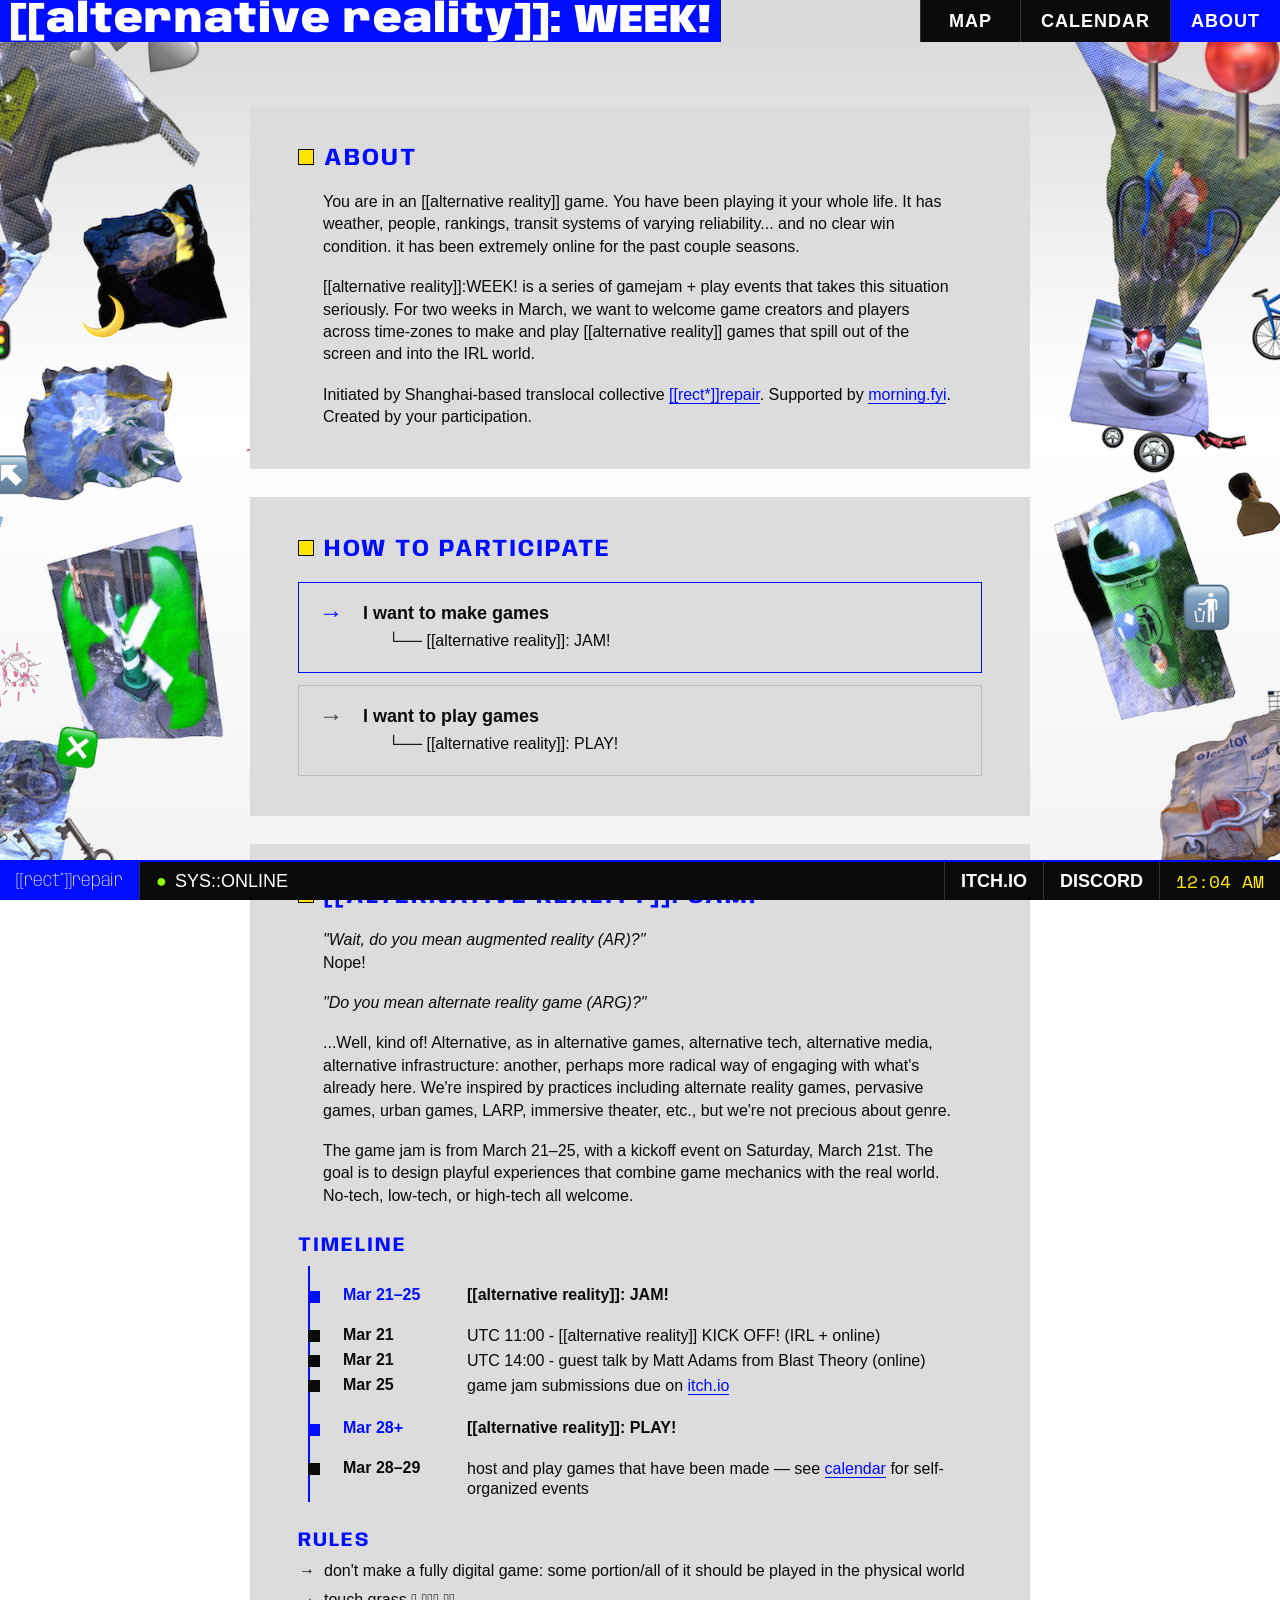
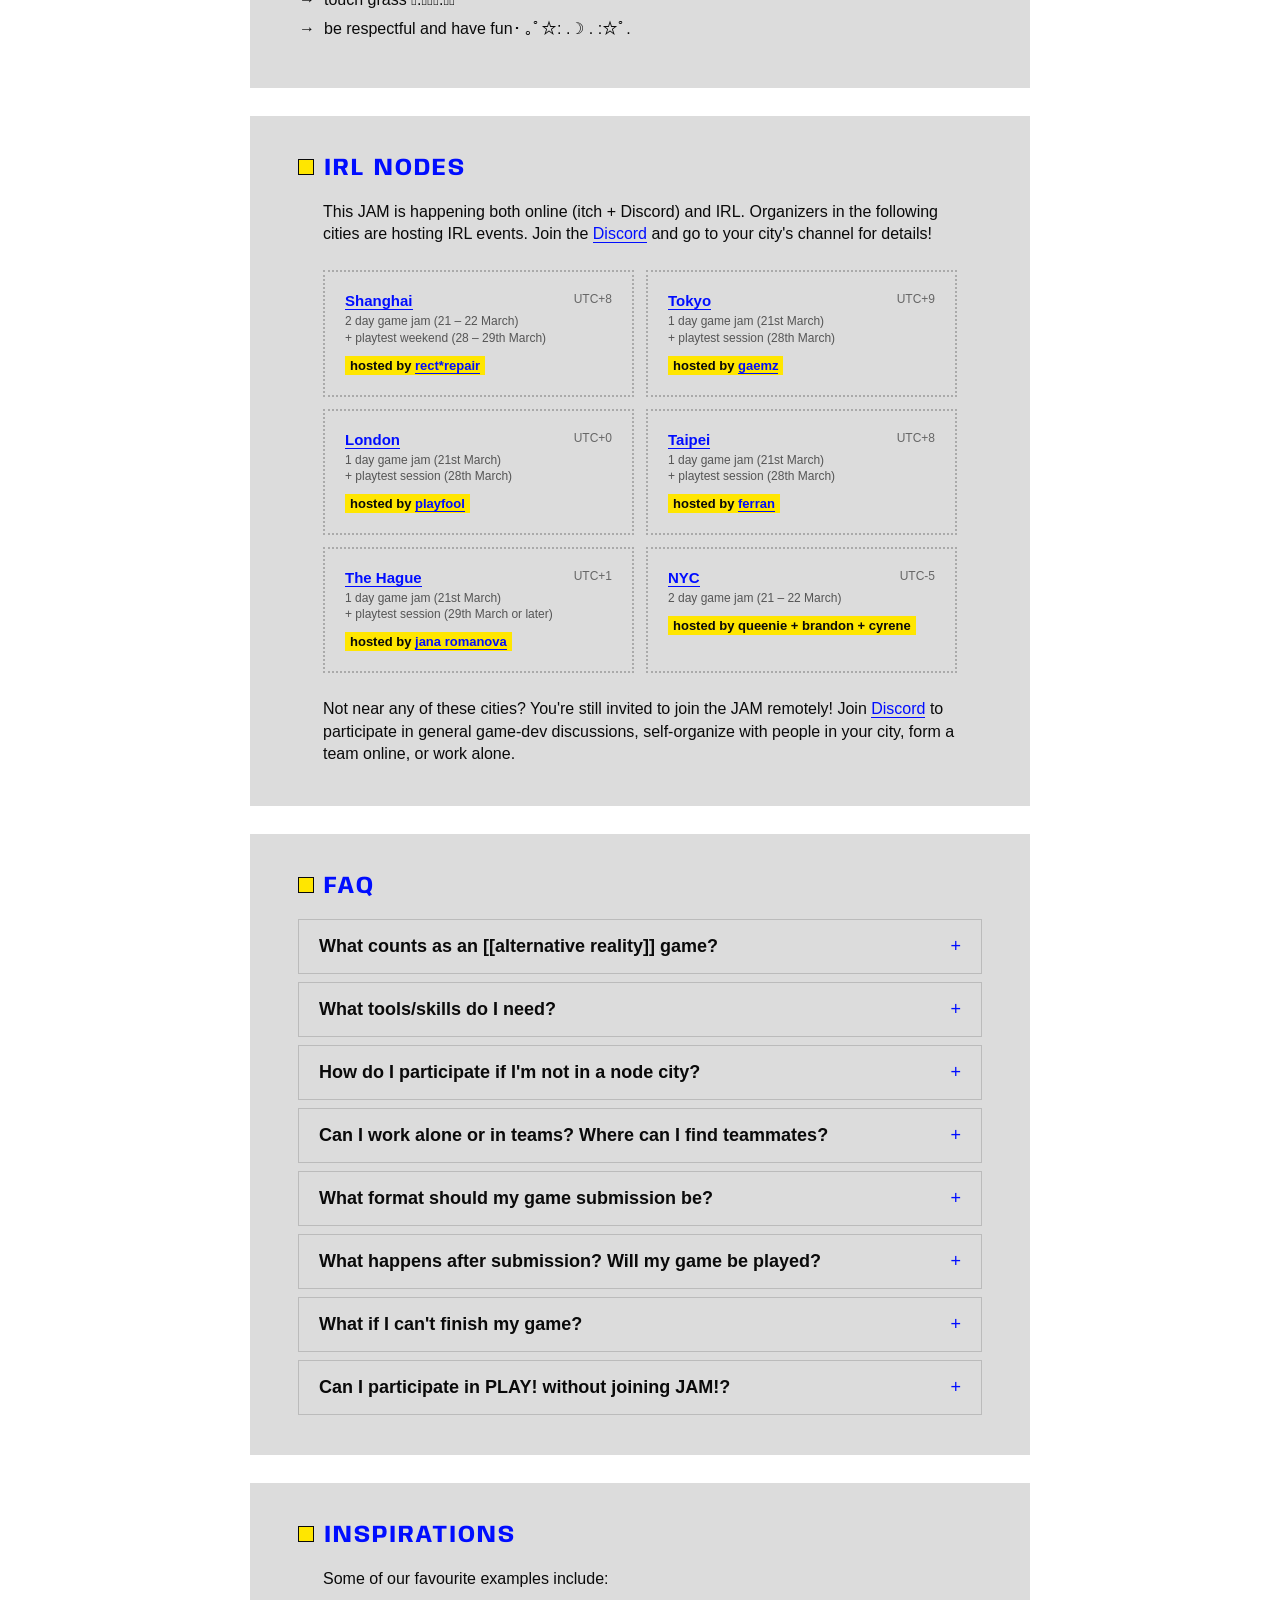
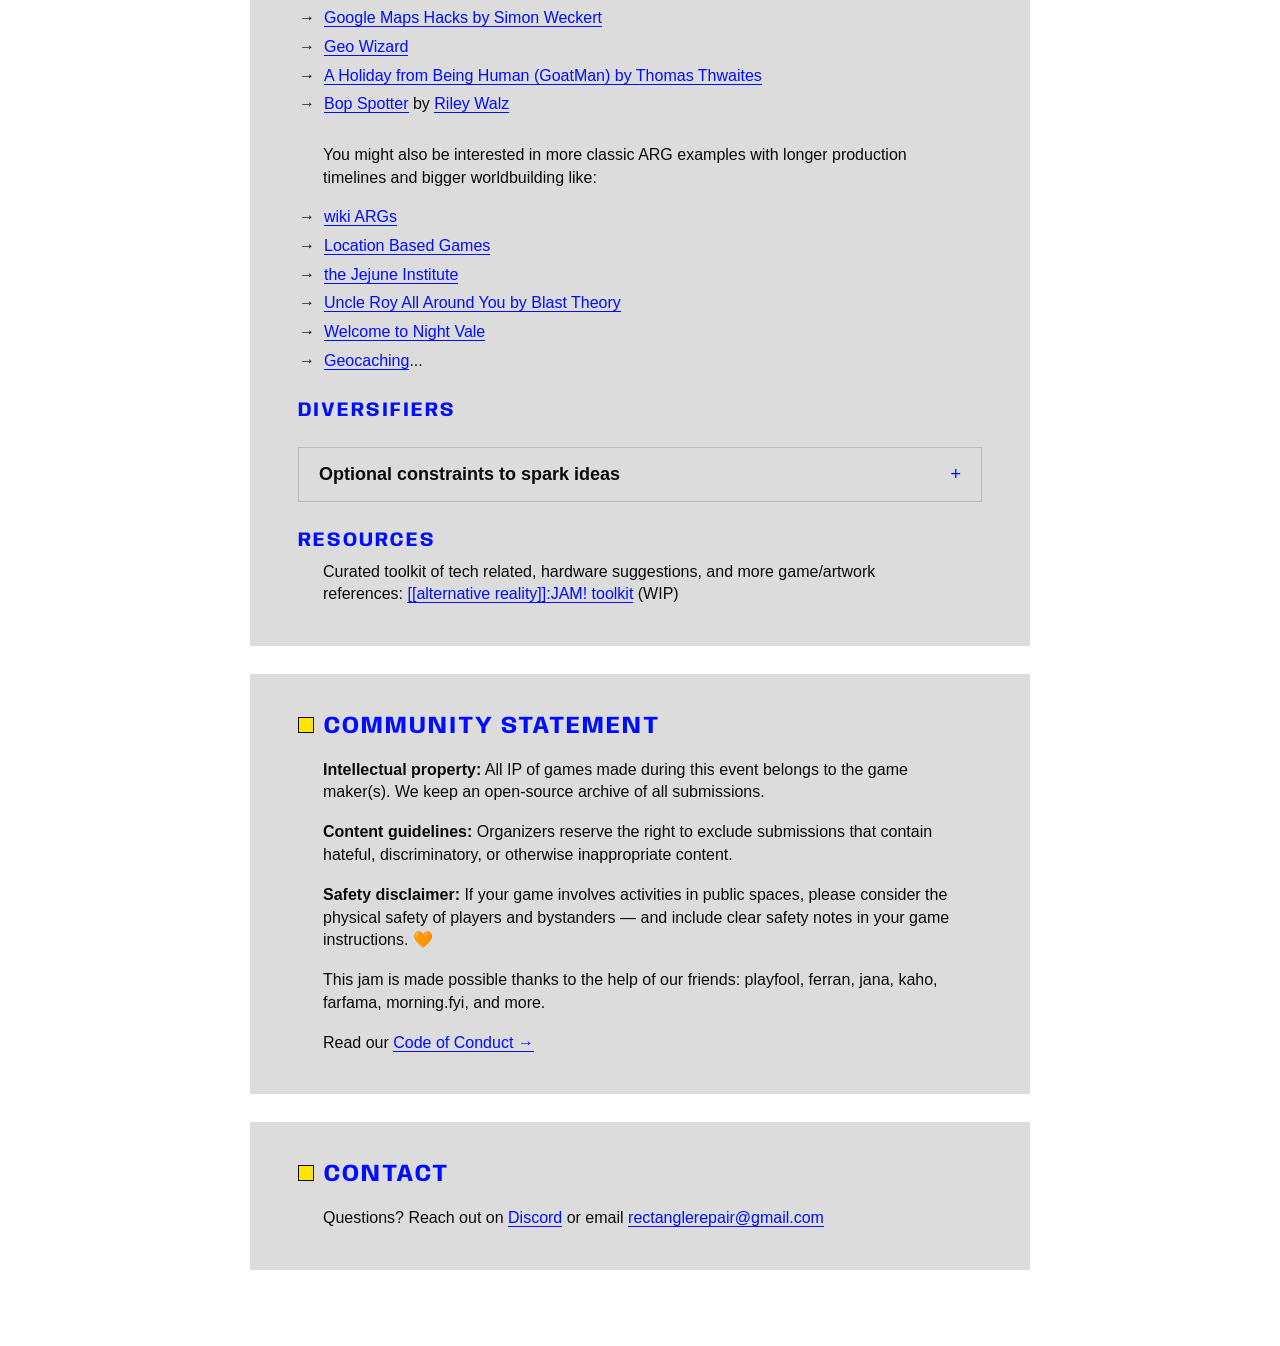
<file: about.html>
<!DOCTYPE html>
<html lang="en">

<head>
    <meta charset="UTF-8">
    <meta name="viewport" content="width=device-width, initial-scale=1.0">
    <title>[[alternative reality]]: WEEK!</title>
    <link rel="icon" type="image/png" href="public/icon.png">
    <link rel="stylesheet" href="css/styles.css">
    <link rel="stylesheet" href="css/about.css">
</head>

<body class="page-about">
    <header>
        <button class="nav-toggle" onclick="document.querySelector('nav').classList.toggle('open')">☰</button>
        <div class="header-title">[[alternative reality]]: WEEK!</div>
        <nav>
            <a href="index.html">Map</a>
            <a href="calendar.html">Calendar</a>
            <a href="about.html" class="active">About</a>
        </nav>
    </header>

    <main class="about-main">
        <div class="about-content">
            <section class="about-section">
                <h2>about</h2>
                <p>You are in an [[alternative reality]] game. You have been playing it your whole life. It has weather,
                    people, rankings, transit systems of varying reliability... and no clear win condition. it has been
                    extremely online for the past couple seasons.</p>
                <p>[[alternative reality]]:WEEK! is a series of gamejam + play events that takes this situation
                    seriously. For two weeks in
                    March, we want to welcome game creators and players across time-zones to make and play [[alternative
                    reality]] games that spill out
                    of the screen and into the IRL world.</p>
                <p>Initiated by Shanghai-based translocal collective <a
                        href="http://instagram.com/rect_repair">[[rect*]]repair</a>. Supported by <a
                        href="https://morning.fyi">morning.fyi</a>. Created
                    by your participation.</p>
            </section>

            <!-- Branch selector -->
            <section class="about-section about-branch-nav">
                <h2>How to Participate</h2>
                <div class="steps">
                    <div class="step branch-step active" id="step-jam" onclick="switchBranch('jam')">
                        <div class="step-num">→</div>
                        <div class="step-content">
                            <strong>I want to make games</strong>
                            <p>└── [[alternative reality]]: JAM!</p>
                        </div>
                    </div>
                    <div class="step branch-step" id="step-play" onclick="switchBranch('play')">
                        <div class="step-num">→</div>
                        <div class="step-content">
                            <strong>I want to play games</strong>
                            <p>└── [[alternative reality]]: PLAY!</p>
                        </div>
                    </div>
                </div>
            </section>

            <!-- JAM! branch -->
            <div class="branch branch-jam active">
                <section class="about-section">
                    <h2>[[alternative reality]]: JAM!</h2>
                    <p><em>"Wait, do you mean augmented reality (AR)?"</em><br> Nope!</p>
                    <p><em>"Do you mean alternate reality game (ARG)?"</em><br></p>
                    <p>...Well, kind of! Alternative, as in alternative games, alternative tech, alternative media,
                        alternative infrastructure: another, perhaps more radical way of engaging with what's already
                        here. We're inspired by practices including alternate reality games, pervasive games, urban
                        games, LARP, immersive theater, etc., but we're not precious about genre.</p>
                    <p>The game jam is from March 21–25, with a kickoff event on Saturday, March 21st. The goal is to
                        design playful experiences that combine game mechanics with the real world. No-tech, low-tech,
                        or high-tech all welcome.</p>

                    <h3>Timeline</h3>
                    <div class="timeline">
                        <div class="timeline-item">
                            <div class="timeline-date">Mar 21–25</div>
                            <div class="timeline-content">
                                <strong>[[alternative reality]]: JAM!</strong>
                            </div>
                        </div>
                        <div class="timeline-sub-item">
                            <div class="timeline-date">Mar 21</div>
                            <div class="timeline-content">UTC 11:00 - [[alternative reality]] KICK OFF! (IRL + online)
                            </div>
                        </div>
                        <div class="timeline-sub-item">
                            <div class="timeline-date">Mar 21</div>
                            <div class="timeline-content">UTC 14:00 - guest talk by Matt Adams from Blast Theory
                                (online)</div>
                        </div>
                        <div class="timeline-sub-item">
                            <div class="timeline-date">Mar 25</div>
                            <div class="timeline-content">game jam submissions due on <a
                                    href="https://itch.io/jam/alternative-reality-jam">itch.io</a></div>
                        </div>
                        <div class="timeline-item">
                            <div class="timeline-date">Mar 28+</div>
                            <div class="timeline-content">
                                <strong>[[alternative reality]]: PLAY!</strong>
                            </div>
                        </div>
                        <div class="timeline-sub-item">
                            <div class="timeline-date">Mar 28–29</div>
                            <div class="timeline-content">host and play games that have been made — see <a
                                    href="calendar.html">calendar</a> for self-organized events</div>
                        </div>
                    </div>

                    <h3>Rules</h3>
                    <ul>
                        <li>don't make a fully digital game: some portion/all of it should be played in the physical
                            world</li>
                        <li>touch grass 𖡼.𖤣𖥧𖡼.𖤣𖥧</li>
                        <li>be respectful and have fun･ ｡ﾟ☆: .☽ . :☆ﾟ.</li>
                    </ul>
                </section>

                <section class="about-section">
                    <h2>IRL Nodes</h2>
                    <p>This JAM is happening both online (itch + Discord) and IRL. Organizers in the following cities
                        are hosting IRL events. Join the <a href="https://discord.gg/XWcHTZeQg4">Discord</a> and go
                        to your city's channel for details!</p>
                    <div class="nodes-grid" id="nodes-grid"></div>
                    <p>Not near any of these cities? You're still invited to join the JAM remotely! Join <a
                            href="https://discord.gg/XWcHTZeQg4">Discord</a> to participate in general game-dev
                        discussions, self-organize with people in your city, form a team online, or work alone.</p>
                </section>

                <section class="about-section">
                    <h2>FAQ</h2>
                    <div class="faq-list">
                        <details class="faq-item">
                            <summary>What counts as an [[alternative reality]] game?</summary>
                            <p>Our definition is broader than the traditional "ARG"—any experience that combines game
                                mechanisms and real-world elements as part of its design. Think: GPS, maps, websites,
                                social media, texting, physical locations, role-playing, puzzles, public transport,
                                parcels, QR codes, city infrastructures, and more.</p>
                        </details>
                        <details class="faq-item">
                            <summary>What tools/skills do I need?</summary>
                            <p>Go no-tech, low-tech, or high-tech. You might use printed materials, websites, social
                                media accounts, online forums, Google Calendar, NFC tags, audio recordings… everything
                                honestly, or just clever use of public spaces.</p>
                        </details>
                        <details class="faq-item">
                            <summary>How do I participate if I'm not in a node city?</summary>
                            <p>You can make and play games from anywhere, and submit directly via itch.io! To find a
                                team or collaborator—in your city or across time zones—join the matchmaking in our
                                Discord.</p>
                        </details>
                        <details class="faq-item">
                            <summary>Can I work alone or in teams? Where can I find teammates?</summary>
                            <p>Both are equally welcome! We'd love to see teams form across countries, creating games
                                that require cooperation between multiple cities—but solo work is just as great.</p>
                        </details>
                        <details class="faq-item">
                            <summary>What format should my game submission be?</summary>
                            <p>Your itch.io submission should include:</p>
                            <ul>
                                <li><strong>Instructions page:</strong> Clear description of what game master/hosts and
                                    players need (location, materials, number of players, approximate playtime,
                                    etc.).</li>
                                <li><strong>Play mode declaration:</strong> See the options below.</li>
                                <li><strong>Any necessary files or links.</strong></li>
                            </ul>
                            <p>We encourage "pickup and play" games—well documented so anyone can join without you (the
                                designer) present.</p>
                        </details>
                        <details class="faq-item">
                            <summary>What happens after submission? Will my game be played?</summary>
                            <p>Games made during JAM! can be tested and played during the PLAY! period. How it works
                                depends on the play mode you select upon submission:</p>
                            <ul>
                                <li><strong>Self Host:</strong> This game cannot run without me.</li>
                                <li><strong>Open Pickup:</strong> My game needs facilitation by someone, but is clearly
                                    documented enough for others to run without me.</li>
                                <li><strong>Open Play:</strong> My game can be played by the players themselves without
                                    and facilitation / game master.</li>
                            </ul>
                            <p>Organizers of IRL nodes as well as participants around the world are encouraged to host
                                public-facing games. All submissions will be included in our web archive, regardless of
                                whether they went through the PLAY! weekend.</p>
                        </details>
                        <details class="faq-item">
                            <summary>What if I can't finish my game?</summary>
                            <p>You can still submit later and self-organize play on your own timeline. Unfinished work
                                and prototypes are welcome in the archive.</p>
                        </details>
                        <details class="faq-item">
                            <summary>Can I participate in PLAY! without joining JAM!?</summary>
                            <p>Yes! PLAY! is open to everyone. Join discord and go to #host-and-join games. Also keep an
                                eye out on the <a href="calendar.html">calendar</a> for self-organized events</p>
                        </details>
                    </div>
                </section>

                <section class="about-section">
                    <h2>inspirations</h2>
                    <p>Some of our favourite examples include:</p>
                    <ul>
                        <li><a href="https://www.simonweckert.com/googlemapshacks.html" target="_blank"
                                rel="noopener">Google Maps Hacks by Simon Weckert</a></li>
                        <li><a href="https://en.wikipedia.org/wiki/GeoWizard" target="_blank" rel="noopener">Geo
                                Wizard</a></li>
                        <li><a href="https://www.thomasthwaites.com/a-holiday-from-being-human-goatman/" target="_blank"
                                rel="noopener">A Holiday from Being Human (GoatMan) by Thomas Thwaites</a></li>
                        <li><a href="https://walzr.com/bop-spotter" target="_blank" rel="noopener">Bop Spotter</a> by
                            <a href="https://walzr.com/" target="_blank" rel="noopener">Riley Walz</a>
                        </li>
                    </ul>
                    <br>
                    <p>You might also be interested in more classic ARG examples with longer production timelines and
                        bigger worldbuilding like:</p>
                    <ul>
                        <li><a href="https://en.wikipedia.org/wiki/List_of_alternate_reality_games" target="_blank"
                                rel="noopener">wiki ARGs</a></li>
                        <li><a href="https://en.wikipedia.org/wiki/List_of_geolocation-based_video_games"
                                target="_blank" rel="noopener">Location Based Games</a></li>
                        <li><a href="https://web.archive.org/web/20140421083126/https://www.wired.com/2011/03/games-of-nonchalance-an-artistic-arg-experience-3/"
                                target="_blank" rel="noopener">the Jejune Institute</a></li>
                        <li><a href="https://www.blasttheory.co.uk/projects/uncle-roy-all-around-you/" target="_blank"
                                rel="noopener">Uncle Roy All Around You by Blast Theory</a></li>
                        <li><a href="https://www.welcometonightvale.com/" target="_blank" rel="noopener">Welcome to
                                Night Vale</a></li>
                        <li><a href="https://www.geocaching.com/play" target="_blank" rel="noopener">Geocaching</a>...
                        </li>
                    </ul>
                    <h3>Diversifiers</h3>
                    <details class="diversifiers-list">
                        <summary>Optional constraints to spark ideas</summary>
                        <ul>
                            <li><strong>hyper-local:</strong> the entire game takes place within a single city block
                            </li>
                            <li><strong>the long game:</strong> intended to be played for over a year</li>
                            <li><strong>the flash game:</strong> must be completed in under 10 minutes</li>
                            <li><strong>translocal:</strong> requires collaboration or competition between players in
                                two different time zones</li>
                            <li><strong>cross-border:</strong> collaborate with a designer from another country</li>
                            <li><strong>weather-report:</strong> use weather as a game element</li>
                            <li><strong>synchronicity:</strong> can only be played at a specific location at a specific
                                time</li>
                            <li><strong>ubiquity:</strong> designed to be played simultaneously in multiple places
                                around the world</li>
                            <li><strong>public props:</strong> incorporate public objects: poles, trash bins, transit
                                systems, license plates, bollards, road signs, POS machines</li>
                            <li><strong>flora &amp; fauna:</strong> flowers, trees, animals, animal tracks, public art,
                                statues in the city</li>
                            <li><strong>access-denied:</strong> areas that require ID cards, keys, or memberships</li>
                            <li><strong>dead zones:</strong> center the game on invisible infrastructure: signal dead
                                zones, utility grids, waste routes, trash sites</li>
                            <li><strong>open source:</strong> use public information: schedules, notice boards,
                                graffiti, flyers, ads, maps, clothing, public APIs</li>
                            <li><strong>forgotten city:</strong> make people visit abandoned places (legally)</li>
                            <li><strong>urban outfitter:</strong> everyday places – convenience stores, parks, gyms,
                                restaurants, restrooms, parking lots</li>
                            <li><strong>death stranding:</strong> focus on urban actions: traversing, observing,
                                shopping, roleplaying, searching, delivering, gathering, talking, cycling</li>
                            <li><strong>the s&amp;p 500:</strong> base your game mechanics on local prices and
                                socioeconomic factors: rent, real estate, gas, food, salaries</li>
                            <li><strong>rogue-like:</strong> gamify a daily routine</li>
                            <li><strong>the mmo:</strong> requires more than 10 people to participate</li>
                            <li><strong>add friend:</strong> a game for strangers to become friends</li>
                            <li><strong>youtube irl:</strong> pay tribute to an internet legend ARG you watched but
                                never played</li>
                            <li><strong>urban legend:</strong> design a game that becomes an urban legend</li>
                            <li><strong>irl port:</strong> recreate a game genre in real life</li>
                            <li><strong>prankster:</strong> successfully prank an online community</li>
                            <li><strong>the historian:</strong> create a fictional company, game, or history</li>
                            <li><strong>the influencer:</strong> make something go viral</li>
                            <li><strong>larp:</strong> make a larp</li>
                            <li><strong>olympics:</strong> invent a new sport</li>
                        </ul>
                    </details>
                    <h3>Resources</h3>
                    <p>Curated toolkit of tech related, hardware suggestions, and more game/artwork references: <a
                            target="_blank"
                            href="https://docs.google.com/document/d/1BEC6eaXPB0YLhNiv1Oj7RgLSHzk-DN_jiOsfIBHckPo/edit?usp=sharing">[[alternative
                            reality]]:JAM! toolkit</a> (WIP)</p>
                </section>


                <section class="about-section">
                    <h2>Community Statement</h2>
                    <p><strong>Intellectual property:</strong> All IP of games made during this event belongs to the
                        game maker(s). We keep an open-source archive of all submissions.</p>
                    <p><strong>Content guidelines:</strong> Organizers reserve the right to exclude submissions that
                        contain hateful, discriminatory, or otherwise inappropriate content.</p>
                    <p><strong>Safety disclaimer:</strong> If your game involves activities in public spaces, please
                        consider the physical safety of players and bystanders — and include clear safety notes in your
                        game instructions. 🧡</p>
                    <p>This jam is made possible thanks to the help of our friends: playfool, ferran, jana, kaho,
                        farfama, morning.fyi, and more.</p>
                    <p>Read our <a href="code-of-conduct.html">Code of Conduct →</a></p>
                </section>

                <section class="about-section">
                    <h2>Contact</h2>
                    <p>Questions? Reach out on <a href="https://discord.gg/XWcHTZeQg4">Discord</a> or email
                        <a href="mailto:rectanglerepair@gmail.com">rectanglerepair@gmail.com</a>
                    </p>
                </section>
            </div>

            <!-- PLAY! branch -->
            <div class="branch branch-play" id="play">
                <section class="about-section">
                    <h2>[[alternative reality]]: PLAY!</h2>
                    <p>From March 28, games made during JAM! are open for play. Find a session near you, host one, or
                        play online. PLAY! is open to everyone — you don't need to have participated in JAM! to join.
                    </p>
                </section>

                <section class="about-section">
                    <h2>How to Play</h2>
                    <div class="faq-list">
                        <details class="faq-item">
                            <summary>Find a session</summary>
                            <p>Check the calendar for upcoming sessions organized by other players and hosts. Filter by
                                your timezone or city to find something nearby, or look for online sessions open to
                                everyone.</p>
                            <p><a href="calendar.html">→ view calendar</a></p>
                        </details>
                        <details class="faq-item">
                            <summary>Host a session</summary>
                            <p>Pick any game from the itch.io submissions and organize a play session — in your city,
                                fully online, or across time zones. You don't need to be the designer to host. Join
                                Discord to coordinate with other hosts and find players.</p>
                            <p><a href="https://discord.gg/XWcHTZeQg4" target="_blank">→ join Discord</a></p>
                        </details>
                        <details class="faq-item">
                            <summary>Add your session to the calendar</summary>
                            <p>Want your session to show up on the community calendar so others can find and join?
                                Submit
                                your event details and it will appear on this site's calendar page.</p>
                            <p><a href="#" target="_blank">→ submit an event</a></p>
                        </details>
                        <details class="faq-item">
                            <summary>Self-organize</summary>
                            <p>PLAY! is open-ended — you can run sessions anytime after March 28, on your own timeline.
                                Invite others via Discord or itch.io comments. There's no deadline for playing.</p>
                        </details>
                    </div>
                </section>

                <section class="about-section">
                    <h2>Community Statement</h2>
                    <p><strong>Intellectual property:</strong> All IP of games made during this event belongs to the
                        game maker(s). We keep an open-source archive of all submissions.</p>
                    <p><strong>Content guidelines:</strong> Organizers reserve the right to exclude submissions that
                        contain hateful, discriminatory, or otherwise inappropriate content.</p>
                    <p><strong>Safety disclaimer:</strong> If your game involves activities in public spaces, please
                        consider the physical safety of players and bystanders — and include clear safety notes in your
                        game instructions. 🧡</p>
                    <p>This jam is made possible thanks to the help of our friends: playfool, ferran, jana, kaho,
                        farfama, morning.fyi, and more.</p>
                    <p>Read our <a href="code-of-conduct.html">Code of Conduct →</a></p>
                </section>

                <section class="about-section">
                    <h2>Contact</h2>
                    <p>Questions? Reach out on <a href="https://discord.gg/XWcHTZeQg4">Discord</a> or email
                        <a href="mailto:rectanglerepair@gmail.com">rectanglerepair@gmail.com</a>
                    </p>
                </section>
            </div>


        </div>
    </main>

    <footer>
        <div class="footer-brand">[[rect*]]repair</div>
        <div class="footer-status">
            <span class="blink">●</span>
            <span>SYS::ONLINE</span>
        </div>
        <div class="footer-links">
            <a href="https://itch.io/jam/alternative-reality-jam">ITCH.IO</a>
            <a href="https://discord.gg/XWcHTZeQg4">DISCORD</a>
        </div>
        <div class="footer-time" id="current-time"></div>
    </footer>
    <script src="nodes-data.js"></script>
    <script>
        function switchBranch(branch) {
            document.querySelectorAll('.branch').forEach(b => b.classList.remove('active'));
            document.querySelector('.branch-' + branch).classList.add('active');
            document.querySelectorAll('.branch-step').forEach(s => s.classList.remove('active'));
            document.getElementById('step-' + branch).classList.add('active');
            // Scroll to branch content
            document.querySelector('.branch-' + branch).scrollIntoView({ behavior: 'smooth', block: 'start' });
        }
    </script>
    <script>
        // Render nodes grid from shared data
        (function () {
            const grid = document.getElementById('nodes-grid');
            if (!grid) return;
            grid.innerHTML = NODES.map(node => {
                const cityHtml = node.cityUrl
                    ? `<a href="${node.cityUrl}" target="_blank" rel="noopener">${node.city}</a>`
                    : node.city;
                const orgHtml = node.url
                    ? `<div class="node-org">hosted by <a href="${node.url}" target="_blank" rel="noopener">${node.org}</a></div>`
                    : `<div class="node-org">hosted by ${node.org}</div>`;
                const scheduleHtml = node.schedule
                    ? `<div class="node-schedule">${node.schedule}</div>`
                    : '';
                return `
                    <div class="node-card">
                        <div class="node-header">
                            <div class="node-header-left">
                                <span class="node-city">${cityHtml}</span>
                                ${scheduleHtml}
                            </div>
                            <span class="node-tz">${node.tz}</span>
                        </div>
                        ${orgHtml}
                    </div>`;
            }).join('');
        })();

        function updateTime() {
            const now = new Date();
            const time = now.toLocaleTimeString('en-US', { hour: '2-digit', minute: '2-digit' });
            document.getElementById('current-time').textContent = time;
        }
        updateTime();
        setInterval(updateTime, 1000);
    </script>
</body>

</html>
</file>
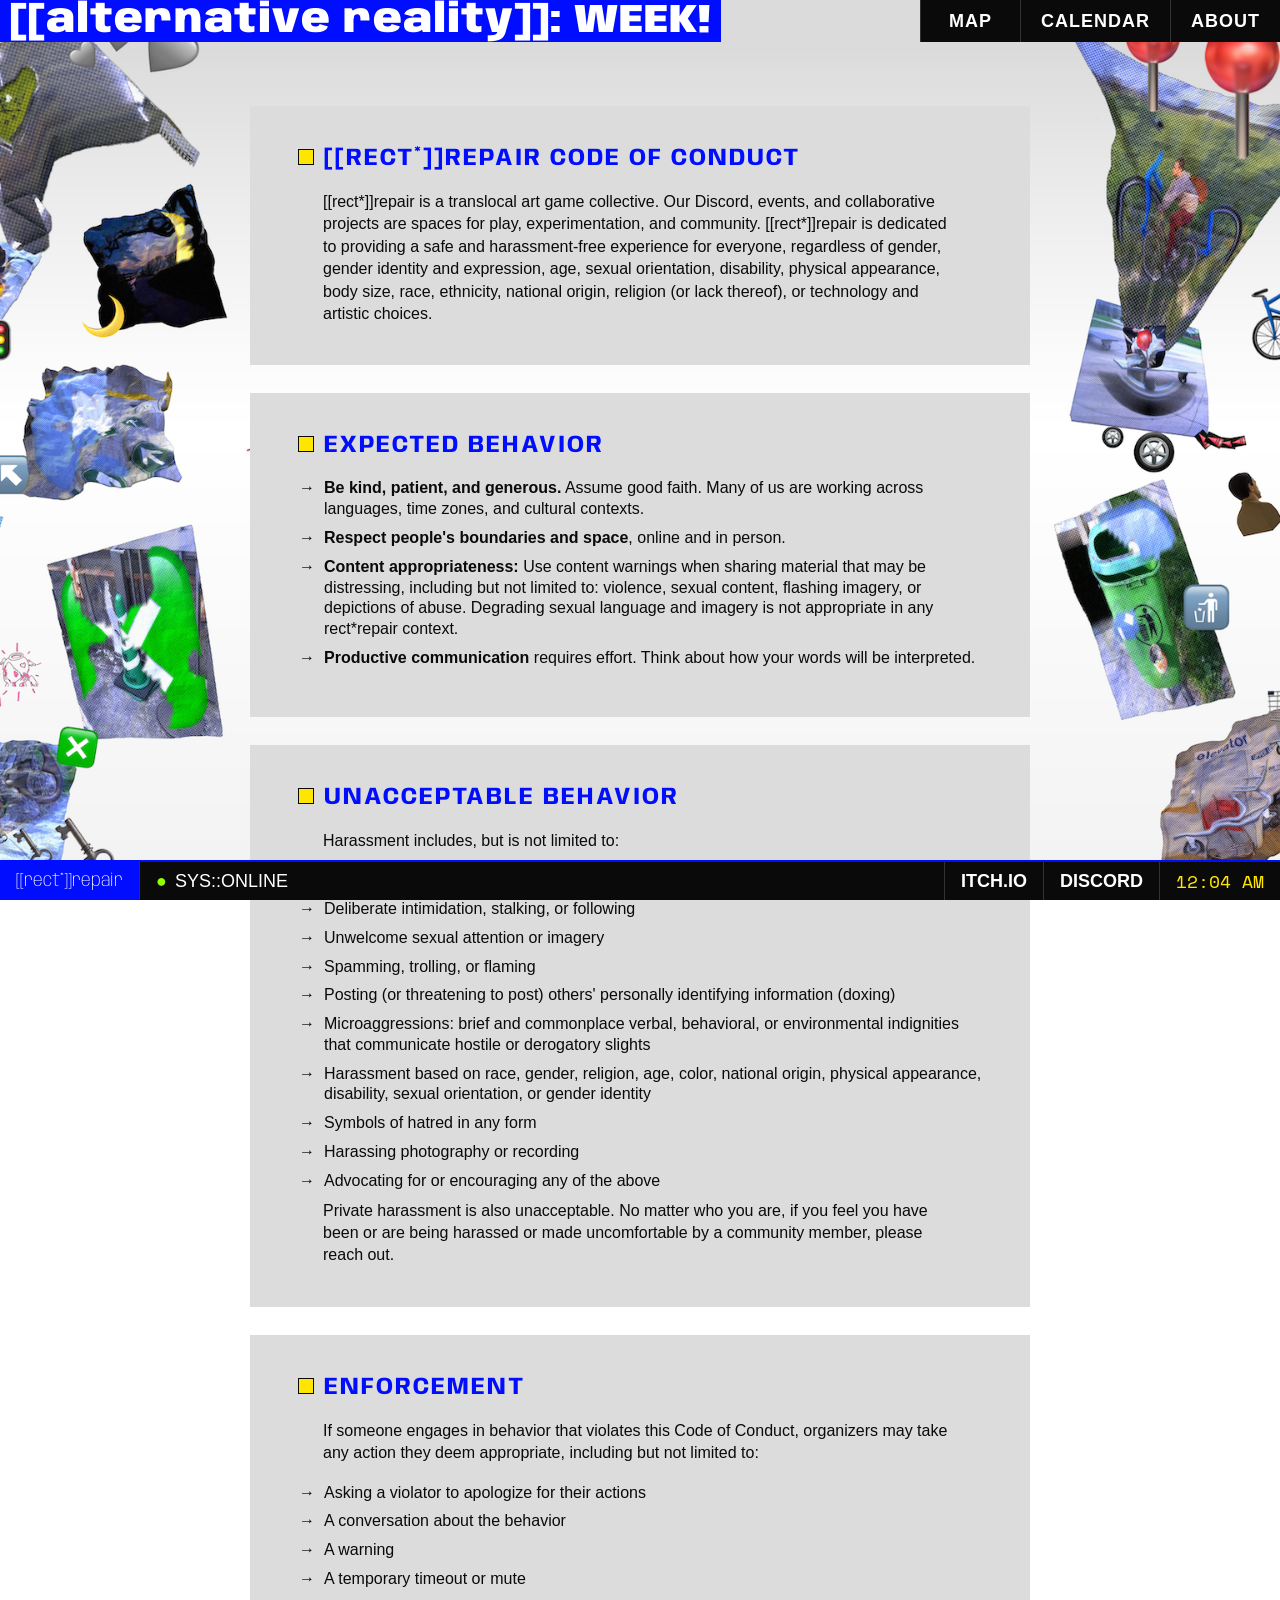
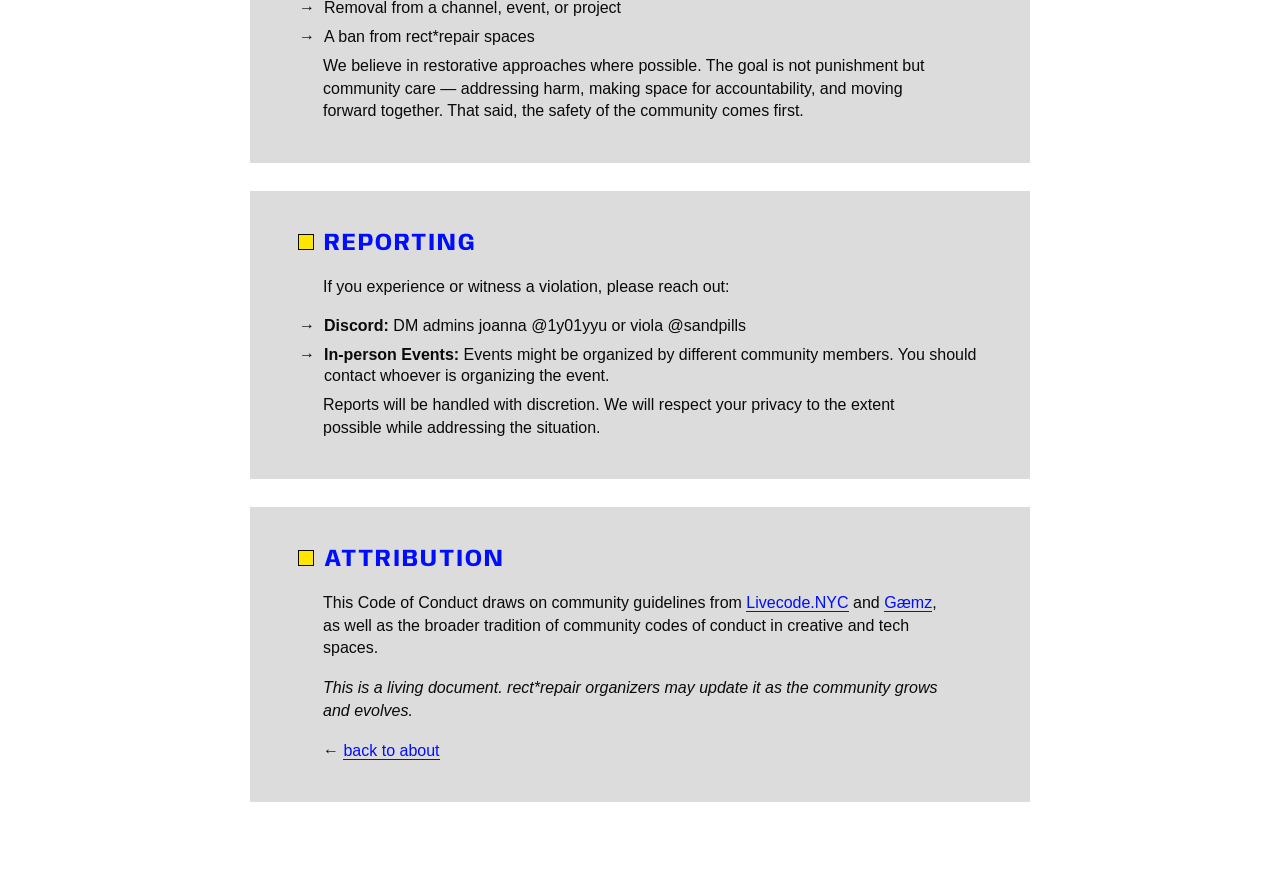
<file: code-of-conduct.html>
<!DOCTYPE html>
<html lang="en">

<head>
    <meta charset="UTF-8">
    <meta name="viewport" content="width=device-width, initial-scale=1.0">
    <title>[[alternative reality]]: WEEK!</title>
    <link rel="icon" type="image/png" href="public/icon.png">
    <link rel="stylesheet" href="css/styles.css">
    <link rel="stylesheet" href="css/about.css">
</head>

<body class="page-about">
    <header>
        <button class="nav-toggle" onclick="document.querySelector('nav').classList.toggle('open')">☰</button>
        <div class="header-title">[[alternative reality]]: WEEK!</div>
        <nav>
            <a href="index.html">Map</a>
            <a href="calendar.html">Calendar</a>
            <a href="about.html">About</a>
        </nav>
    </header>

    <main class="about-main">
        <div class="about-content">
            <section class="about-section">
                <h2>[[rect*]]repair Code of Conduct</h2>
                <p>[[rect*]]repair is a translocal art game collective. Our Discord, events, and collaborative projects
                    are
                    spaces for play, experimentation, and community. [[rect*]]repair is dedicated to providing a safe
                    and
                    harassment-free experience for everyone, regardless of gender, gender identity and expression, age,
                    sexual orientation, disability, physical appearance, body size, race, ethnicity, national origin,
                    religion (or lack thereof), or technology and artistic choices.</p>
            </section>

            <section class="about-section">
                <h2>Expected Behavior</h2>
                <ul>
                    <li><strong>Be kind, patient, and generous.</strong> Assume good faith. Many of us are working
                        across languages, time zones, and cultural contexts.</li>
                    <li><strong>Respect people's boundaries and space</strong>, online and in person.</li>
                    <li><strong>Content appropriateness:</strong> Use content warnings when sharing material that may be
                        distressing, including but not limited to: violence, sexual content, flashing imagery, or
                        depictions of abuse. Degrading sexual language and imagery is not appropriate in any rect*repair
                        context.</li>
                    <li><strong>Productive communication</strong> requires effort. Think about how your words will be
                        interpreted.</li>
                </ul>
            </section>

            <section class="about-section">
                <h2>Unacceptable Behavior</h2>
                <p>Harassment includes, but is not limited to:</p>
                <ul>
                    <li>Unwelcome or hostile behavior, speech, or contact</li>
                    <li>Deliberate intimidation, stalking, or following</li>
                    <li>Unwelcome sexual attention or imagery</li>
                    <li>Spamming, trolling, or flaming</li>
                    <li>Posting (or threatening to post) others' personally identifying information (doxing)</li>
                    <li>Microaggressions: brief and commonplace verbal, behavioral, or environmental indignities that
                        communicate hostile or derogatory slights</li>
                    <li>Harassment based on race, gender, religion, age, color, national origin, physical appearance,
                        disability, sexual orientation, or gender identity</li>
                    <li>Symbols of hatred in any form</li>
                    <li>Harassing photography or recording</li>
                    <li>Advocating for or encouraging any of the above</li>
                </ul>
                <p>Private harassment is also unacceptable. No matter who you are, if you feel you have been or are
                    being harassed or made uncomfortable by a community member, please reach out.</p>
            </section>

            <section class="about-section">
                <h2>Enforcement</h2>
                <p>If someone engages in behavior that violates this Code of Conduct, organizers may take any action
                    they deem appropriate, including but not limited to:</p>
                <ul>
                    <li>Asking a violator to apologize for their actions</li>
                    <li>A conversation about the behavior</li>
                    <li>A warning</li>
                    <li>A temporary timeout or mute</li>
                    <li>Removal from a channel, event, or project</li>
                    <li>A ban from rect*repair spaces</li>
                </ul>
                <p>We believe in restorative approaches where possible. The goal is not punishment but community care —
                    addressing harm, making space for accountability, and moving forward together. That said, the safety
                    of the community comes first.</p>
            </section>

            <section class="about-section">
                <h2>Reporting</h2>
                <p>If you experience or witness a violation, please reach out:</p>
                <ul>
                    <li><strong>Discord:</strong> DM admins joanna @1y01yyu or viola @sandpills</li>
                    <li><strong>In-person Events:</strong> Events might be organized by different community members. You
                        should contact whoever is organizing the event.</li>
                </ul>
                <p>Reports will be handled with discretion. We will respect your privacy to the extent possible while
                    addressing the situation.</p>
            </section>

            <section class="about-section">
                <h2>Attribution</h2>
                <p>This Code of Conduct draws on community guidelines from <a href="https://livecode.nyc"
                        target="_blank" rel="noopener">Livecode.NYC</a> and <a href="https://gaemz.carrd.co/"
                        target="_blank" rel="noopener">Gæmz</a>, as well as the
                    broader tradition of community codes of conduct in creative and tech spaces.</p>
                <p><em>This is a living document. rect*repair organizers may update it as the community grows and
                        evolves.</em></p>
                <p>← <a href="about.html">back to about</a></p>
            </section>
        </div>
    </main>

    <footer>
        <div class="footer-brand">[[rect*]]repair</div>
        <div class="footer-status">
            <span class="blink">●</span>
            <span>SYS::ONLINE</span>
        </div>
        <div class="footer-links">
            <a href="https://itch.io/jam/alternative-reality-jam">ITCH.IO</a>
            <a href="https://discord.gg/XWcHTZeQg4">DISCORD</a>
        </div>
        <div class="footer-time" id="current-time"></div>
    </footer>
    <script>
        function updateTime() {
            const now = new Date();
            const time = now.toLocaleTimeString('en-US', { hour: '2-digit', minute: '2-digit' });
            document.getElementById('current-time').textContent = time;
        }
        updateTime();
        setInterval(updateTime, 1000);
    </script>
</body>

</html>
</file>
<file: css/styles.css>
@import url('https://fonts.googleapis.com/css2?family=Space+Mono:ital,wght@0,400;0,700;1,400&family=Anybody:wght@400;700;900&display=swap');

:root {
    --blue: #000dff;
    --blue-light: #84a8ec;
    --yellow: #ffe600;
    --cyan: #0040ff;
    --lime: #91ff00;
    --black: #0a0a0a;
    --white: #ffffff;
    --gray: #dcdcdc;
    --transgray: #dcdcdcb2;
    --darkgray: #6a6a6a;

    --body: Arial, sans-serif;
    --mono: 'Space Mono', monospace;
    --display: 'Anybody', sans-serif;

    --border: 2px solid var(--blue);
    --border-dark: 2px solid var(--black);

    /* gradient palette */
    --grad-1: linear-gradient(135deg, #ff6b6b 0%, #feca57 25%, #48dbfb 50%, #ff9ff3 75%, #54a0ff 100%);
    --grad-2: linear-gradient(90deg, #00ff87 0%, #60efff 50%, #ff00e5 100%);
}

* {
    margin: 0;
    padding: 0;
    box-sizing: border-box;
}

body {
    font-family: var(--body);
    font-size: 18px;
    background: var(--black);
    color: var(--white);
    min-height: 100vh;
    overflow-x: hidden;
}

/* ==================== */
/* UNIFIED HEADINGS */
/* ==================== */

h1,
h2,
h3,
h4 {
    font-family: var(--display);
    font-weight: 700;
    text-transform: uppercase;
    letter-spacing: 2px;
    color: var(--blue);
    margin: 0;
}

h1 {
    font-size: 36px;
    font-weight: 900;
}

h2 {
    font-size: 24px;
}

h3 {
    font-size: 20px;
}

h4 {
    font-size: 18px;
}


/* primary hover */
.hover-primary:hover,
.calendar-day:hover:not(.inactive),
nav a:hover,
.footer-links a:hover {
    background: var(--lime);
    color: var(--black);
}

/* secondary hover border highlight */
.hover-border:hover,
.step:hover,
.faq-item:hover,
.node-card:hover {
    border-color: var(--blue);
}


.hover-shift:hover,
.event-item:hover {
    transform: translateX(4px);
}

/* HEADER */
header {
    display: flex;
    width: 100%;
    align-items: stretch;
    position: fixed;
    z-index: 999;
    top: 0px;
}

.header-title {
    font-family: var(--display);
    font-size: 40px;
    font-weight: 900;
    color: var(--white);
    background: var(--blue);
    padding: 0 10px;
    display: flex;
    align-items: center;
    letter-spacing: 1px;
}

nav {
    background: var(--black);
    display: flex;
    margin-left: auto;
    width: 360px;
}

nav a {
    padding: 0 20px;
    text-decoration: none;
    color: var(--white);
    border-left: 1px solid #333;
    transition: all 0.1s;
    font-size: 18px;
    text-transform: uppercase;
    letter-spacing: 1px;
    font-weight: 700;
    display: flex;
    align-items: center;
    justify-content: center;
    flex: 1;
}

nav a:hover {
    background: var(--lime);
    color: var(--black);
    text-decoration: dotted;
    text-underline-position: below;
}

nav a.active {
    background: var(--blue);
    color: var(--white);
}

/* Mobile nav toggle */
.nav-toggle {
    display: none;
    font-family: var(--display);
    background: var(--blue);
    border: none;
    color: var(--white);
    font-size: 30px;
    cursor: pointer;
    z-index: 1000;
}

.nav-toggle:hover {
    background: var(--lime);
    color: var(--black);
}

/* MAIN LAYOUT */
main {
    display: flex;
    height: calc(100vh - 40px);
}

/* MAP SECTION */
.map-section {
    flex: 1;
    border-right: 3px solid var(--blue);
    position: relative;
    background: var(--black);
    overflow: hidden;
    min-width: 0;
}

#map {
    position: absolute;
    top: 0;
    left: 0;
    right: 0;
    bottom: 0;
    width: 100%;
    height: 100%;
}

/* Override maplibre popup styles for dark theme */
.maplibregl-popup-content {
    background: var(--black) !important;
    border: 2px solid var(--white) !important;
    border-radius: 0 !important;
    padding: 16px !important;
    color: var(--white) !important;
    font-family: var(--mono) !important;
}

.maplibregl-popup-close-button {
    font-size: 24px !important;
    width: 32px !important;
    height: 32px !important;
    line-height: 28px !important;
    color: var(--white) !important;
    right: 4px !important;
    top: 4px !important;
}

.maplibregl-popup-close-button:hover {
    background: var(--blue) !important;
    color: var(--white) !important;
}

.maplibregl-popup-anchor-bottom .maplibregl-popup-tip {
    border-top-color: var(--white) !important;
}

.map-overlay {
    position: absolute;
    top: 58px;
    left: 20px;
    background: var(--black);
    border: 2px solid var(--white);
    padding: 12px 16px;
    font-size: 12px;
    z-index: 10;
}

.map-overlay h3 {
    margin-bottom: 8px;
    padding-bottom: 8px;
    border-bottom: 1px solid var(--white);
    color: var(--blue);
}

.coord {
    font-family: var(--mono);
    color: #666;
}

/* Stats overlay */
.stats-overlay {
    position: absolute;
    top: 58px;
    right: 20px;
    z-index: 10;
}

.stat-box {
    background: var(--black);
    color: var(--yellow);
    padding: 12px 16px;
    margin-bottom: 8px;
    font-weight: 700;
}

/* Style switcher */
.style-switcher {
    position: absolute;
    bottom: 20px;
    left: 20px;
    background: var(--black);
    border: 1px solid var(--white);
    padding: 8px 12px;
    font-size: 12px;
    z-index: 10;
    cursor: pointer;
    transition: all 0.1s;
}

.style-switcher:hover {
    background: var(--blue);
    border-color: var(--blue);
}

.style-switcher .label {
    color: #666;
    font-size: 10px;
    text-transform: uppercase;
    letter-spacing: 1px;
    margin-bottom: 4px;
}

#style-indicator {
    color: var(--white);
    font-weight: 600;
}

.stat-box .num {
    font-family: var(--display);
    font-size: 32px;
    line-height: 1;
}

.stat-box .label {
    font-size: 10px;
    text-transform: uppercase;
    letter-spacing: 1px;
}

/* Popup styles */
.marker-popup {
    font-family: var(--mono);
    font-size: 12px;
}

.marker-popup h4 {
    margin-bottom: 4px;
    color: var(--yellow);
}

.marker-popup .org {
    color: var(--white);
    margin-bottom: 4px;
}

.marker-popup .coord {
    color: #666;
    font-size: 10px;
}

/* SIDEBAR */
.sidebar {
    margin: 40px 0;
    width: 360px;
    flex-shrink: 0;
    background: var(--gray);
    display: flex;
    flex-direction: column;
    height: 100%;
    overflow-y: auto;
}

.sidebar-section {
    border-bottom: 2px solid var(--black);
    padding: 20px;
    padding-bottom: 40px;
}

.sidebar-section h2 {
    margin-bottom: 12px;
    display: flex;
    gap: 8px;
}

.sidebar-section h2::before {
    content: '';
    width: 14px;
    height: 14px;
    background: var(--yellow);
    border: 2px solid var(--black);
}

/* CALENDAR (mini / sidebar) */
.calendar {
    display: grid;
    grid-template-columns: repeat(7, 1fr);
    gap: 2px;
    background: var(--black);
    border: 2px solid var(--black);
}

.calendar-header {
    background: var(--black);
    color: #666;
    padding: 8px 4px;
    text-align: center;
    font-size: 10px;
    text-transform: uppercase;
}

.calendar-day {
    background: var(--gray);
    padding: 6px;
    min-height: 44px;
    font-size: 12px;
    position: relative;
    cursor: pointer;
    transition: all 0.1s;
    color: var(--black);
}

.calendar-day:hover {
    background: var(--lime);
}

.calendar-day.inactive {
    background: var(--darkgray);
    color: #999;
    cursor: default;
}

.calendar-day.has-event {
    background: linear-gradient(135deg, var(--gray) 70%, transparent 70%),
        var(--yellow);
    color: var(--black);
}

.calendar-day.jam-day {
    background: linear-gradient(135deg, var(--gray) 70%, transparent 70%),
        var(--blue);
    color: var(--black);
}

.calendar-day.play-day {
    background: linear-gradient(135deg, var(--gray) 70%, transparent 70%),
        var(--lime);
    color: var(--black);
}

.calendar-day.launch {
    background: linear-gradient(135deg, var(--gray) 70%, transparent 70%),
        var(--blue);
    color: var(--black);
    font-weight: 700;
}

.day-num {
    font-weight: 600;
}

.day-label {
    font-size: 8px;
    text-transform: uppercase;
    margin-top: 2px;
    line-height: 1.2;
    color: var(--black);
}

.calendar-day.has-event .day-label {
    color: var(--black);
}

.calendar-day.launch .day-label {
    color: var(--blue);
}

/* LOCATIONS LIST */
.locations-list {
    list-style: none;
}

.location-item {
    display: flex;
    align-items: center;
    gap: 10px;
    padding: 8px 8px;
    border-bottom: 1px dotted #444;
    cursor: pointer;
    transition: all 0.1s;
}

.location-item:hover {
    padding-left: 12px;
}

.location-info {
    flex: 1;
}

.location-city {
    font-weight: 700;
    font-size: 18px;
    padding-bottom: 3px;
    color: var(--black);
}

.location-org {
    font-size: 14px;
    color: var(--blue);
}

.location-tz {
    font-size: 12px;
    color: #666;
    font-family: var(--mono);
}

/* EVENT LIST */
.event-list {
    list-style: none;
}

.event-item {
    border: 2px solid #444;
    margin-bottom: 8px;
    transition: all 0.1s;
}

.event-item:hover {
    border-color: var(--blue);
    transform: translateX(4px);
}

.event-header {
    display: flex;
    justify-content: space-between;
    align-items: center;
    padding: 10px 12px;
    border-bottom: 1px solid #444;
}

.event-title {
    color: var(--black);
    font-weight: 600;
    font-size: 16px;
}

.event-location {
    font-size: 9px;
    padding: 3px 6px;
    background: var(--blue);
    color: var(--black);
    font-weight: 700;
}

.event-meta {
    padding: 8px 12px;
    font-size: 12px;
    display: flex;
    gap: 12px;
    color: #999;
}

.event-item.event-color-jam {
    border-left: 4px solid var(--blue);
}

.event-item.event-color-play {
    border-left: 4px solid var(--yellow);
}

@keyframes blink {

    0%,
    50% {
        opacity: 1;
    }

    51%,
    100% {
        opacity: 0;
    }
}

/* FOOTER */
footer {
    background: var(--black);
    position: fixed;
    bottom: 0;
    left: 0;
    right: 0;
    height: 40px;
    display: flex;
    align-items: stretch;
    font-size: 18px;
    border-top: 2px solid var(--blue);
    z-index: 100;
}

.footer-brand {
    background: var(--blue);
    color: var(--white);
    padding: 0 16px;
    display: flex;
    align-items: center;
    font-weight: 200;
    font-family: var(--display);
}

.footer-status {
    padding: 0 16px;
    display: flex;
    align-items: center;
    gap: 8px;
    border-left: 1px solid #333;
    color: var(--white);
}

.footer-status .blink {
    color: var(--lime);
    animation: blink 1s infinite;
}

.footer-links {
    display: flex;
    margin-left: auto;
}

.footer-links a {
    color: var(--white);
    text-decoration: none;
    padding: 0 16px;
    display: flex;
    align-items: center;
    border-left: 1px solid #333;
    font-weight: 700;
    transition: all 0.1s;
}

.footer-links a:hover {
    background: var(--lime);
    color: var(--black);
}

.footer-time {
    padding: 0 16px;
    display: flex;
    align-items: center;
    border-left: 1px solid #333;
    color: var(--yellow);
    font-family: var(--mono);
}


@media (max-width: 900px) {

    main {
        flex-direction: column;
        height: auto;
        min-height: calc(100vh - 40px);
    }

    .map-section {
        min-height: 60vh;
        padding: 0px;
        border: none;
    }

    .header-title {
        font-size: 25px;
        margin: none;
        padding: none;
    }

    .nav-toggle {
        display: flex;
        align-items: center;
        padding: 0px 10px;
        order: -1;
    }

    .map-section {
        flex: 1;
        top: 38px;
        border: none;
        border-right: none;
        position: relative;
        overflow: hidden;
        min-width: 0;
    }

    nav {
        position: fixed;
        top: 0;
        left: 0;
        width: 100%;
        padding-left: 50px;
        /* height: 100vh; */
        flex-direction: column;
        background: var(--black);
        transition: transform 0.3s;
        z-index: 999;
        transform: translateX(-100%);
    }

    nav.open {
        transform: translateX(0);
    }

    nav a {
        border-left: none;
        font-size: 28px;
        padding: 10px;
        justify-content: flex-start;
    }

    /* main {
        height: 100vh;
    } */
    .sidebar {
        width: 100%;
        height: auto;
    }

    .sidebar-section {
        border-bottom: 2px solid var(--black);
        /* padding-bottom: 40px; */
    }
}

@media (max-width: 768px) {
    footer {
        font-size: 12px;
        height: auto;
        flex-wrap: wrap;
    }

    .footer-brand {
        padding: 8px 12px;
        font-size: 14px;
    }

    .footer-status {
        padding: 8px 10px;
        font-size: 11px;
    }

    .footer-links {
        order: 3;
        width: 100%;
        border-top: 1px solid #333;
    }

    .footer-links a {
        flex: 1;
        justify-content: center;
        padding: 8px;
        font-size: 11px;
        border-left: none;
        border-right: 1px solid #333;
    }

    .footer-links a:last-child {
        border-right: none;
    }

    .footer-time {
        padding: 8px 10px;
        font-size: 11px;
        margin-left: auto;
    }

    main {
        margin-bottom: 80px;
    }
}

/* UTILITIES */
.mono {
    font-family: var(--mono);
}

.uppercase {
    text-transform: uppercase;
}

.small {
    font-size: 11px;
}
</file>
<file: css/about.css>
/* Fixed background on body so it doesn't scroll; only on about page */
body.page-about {
    background: url('../public/side-background.png') center center no-repeat fixed;
    background-size: cover;
}

.about-main {
    display: block;
    min-height: calc(100vh - 90px);
    margin-top: 58px;
    margin-bottom: 40px;
    background: transparent;
}

.about-content {
    max-width: 860px;
    margin: 0 auto;
    padding: 48px 40px;
}

.about-section {
    background: var(--gray);
    padding: 40px 48px;
    margin-bottom: 28px;
    color: var(--black);
}

.about-section h2 {
    margin-bottom: 10px;
    padding-bottom: 10px;
    display: flex;
    gap: 10px;
}

.about-section h3 {
    margin-top: 28px;
    padding-bottom: 10px;
    display: flex;
    gap: 10px;
}

.about-section h2::before {
    content: '';
    width: 14px;
    height: 14px;
    min-height: 10px;
    background: var(--yellow);
    border: 1px solid var(--black);
    flex-shrink: 0;
    margin-top: 3px;
}

.about-section p {
    font-size: 16px;
    margin-bottom: 18px;
    padding: 0 25px;
    line-height: 1.4;
    color: var(--black);
}

.about-section p:last-child {
    margin-bottom: 0;
}

.about-section ul {
    padding-left: 0;
    list-style: none;
}

.about-section li {
    font-size: 16px;
    line-height: 1.3;
    margin-bottom: 8px;
    padding-left: 26px;
    position: relative;
}

.about-section li::before {
    content: '→';
    position: absolute;
    left: 1px;
}

.about-section a {
    color: var(--blue);
    text-decoration: none;
    border-bottom: 1px solid var(--blue);
}

.about-section a:hover {
    background: var(--blue);
    color: var(--white);
}


/* Timeline */

.about-section .timeline {
    border-left: 2px solid var(--blue);
    margin-left: 10px;
    padding-left: 5px;
}

.about-section .timeline-item {
    display: flex;
    gap: 24px;
    padding: 20px 0;
    padding-left: 28px;
    position: relative;
}

.about-section .timeline-item::before {
    content: '';
    position: absolute;
    left: -7px;
    top: 25px;
    width: 8px;
    height: 8px;
    background: var(--blue);
    border: 2px solid var(--blue);
}

.about-section .timeline-date {
    font-size: 16px;
    font-weight: 700;
    min-width: 100px;
    color: var(--blue);
}

.about-section .timeline-content strong {
    display: block;
    font-size: 16px;
    color: var(--black);
}

.about-section .timeline-sub-item {
    display: flex;
    gap: 24px;
    padding: 2px 0;
    padding-left: 30px;
    margin-left: -2px;
    position: relative;
}

.about-section .timeline-sub-item::before {
    content: '';
    position: absolute;
    left: -5px;
    top: 6px;
    width: 8px;
    height: 8px;
    background: var(--black);
    border: 2px solid var(--black);
}

.about-section .timeline-sub-item .timeline-date {
    font-size: 16px;
    font-weight: 600;
    min-width: 100px;
    color: var(--black);
}

.about-section .timeline-sub-item .timeline-content {
    font-size: 16px;
    color: var(--black);
    line-height: 1.3;
}


/* Nodes grid */

.nodes-grid {
    display: grid;
    grid-template-columns: repeat(auto-fit, minmax(220px, 1fr));
    gap: 12px;
    margin: 25px;
}

.node-card {
    border: 2px dotted #aaa;
    padding: 20px;
    transition: all 0.1s;
    background: var(--gray);
}

.node-card:hover {
    border-color: var(--blue);
    transform: translateY(-2px);
}

.node-header {
    display: flex;
    justify-content: space-between;
    align-items: flex-start;
    margin-bottom: 8px;
}

.node-header-left {
    display: flex;
    flex-direction: column;
    gap: 4px;
}

.node-city {
    font-size: 15px;
    font-weight: 600;
    color: var(--black);
}

.node-schedule {
    font-size: 12px;
    color: #555;
    line-height: 1.35;
}

.node-tz {
    font-size: 12px;
    color: #666;
    flex-shrink: 0;
}

.node-org {
    font-size: 13px;
    padding: 2px 5px;
    background: var(--yellow);
    color: var(--black);
    display: inline-block;
    font-weight: 700;
}


/* Branch selector */

.steps {
    display: grid;
    gap: 12px;
}

.step {
    display: flex;
    gap: 20px;
    padding: 20px;
    border: 1px solid #bbb;
    transition: all 0.1s;
    background: var(--gray);
}

.step:hover {
    border-color: var(--blue);
}

.step-num {
    font-size: 24px;
    font-weight: 700;
    color: #444;
    line-height: 1;
    font-family: var(--display);
}

.step:hover .step-num {
    color: var(--blue);
}

.step-content strong {
    display: block;
    font-size: 18px;
    margin-bottom: 6px;
    color: var(--black);
}

.step-content p {
    font-size: 16px;
    color: var(--black);
    margin: 0;
}

/* FAQ */

.faq-list {
    display: grid;
    gap: 8px;
}

.faq-item {
    border: 1px solid #bbb;
    transition: all 0.1s;
    background: var(--gray);
}

.faq-item[open] {
    border-color: var(--black);
}

.faq-item:hover {
    border-color: var(--blue);
}

.faq-item summary {
    padding: 16px 20px;
    cursor: pointer;
    font-size: 18px;
    font-weight: 600;
    list-style: none;
    display: flex;
    justify-content: space-between;
    align-items: center;
    color: var(--black);
}

.faq-item summary::after {
    content: '+';
    font-size: 18px;
    font-weight: 400;
    color: var(--blue);
    flex-shrink: 0;
    margin-left: 12px;
}

.faq-item[open] summary::after {
    content: '−';
}

.faq-item summary::-webkit-details-marker {
    display: none;
}

.faq-item p,
.faq-item ul {
    padding: 16px 20px 20px;
    font-size: 16px;
    color: #333;
    margin: 0;
    border-top: 1px dashed #ccc;
    line-height: 1.3;
}

.faq-item ul {
    list-style: disc;
    padding-left: 40px;
}

.faq-item ul li::before {
    content: none;
}

.faq-item ul li {
    padding-left: 0;
    margin-bottom: 8px;
}


/* ==================== */
/* JAM / PLAY BRANCHES  */
/* ==================== */

.branch {
    display: none;
}

.branch.active {
    display: block;
}

.branch-step {
    cursor: pointer;
    transition: all 0.1s;
}

.branch-step.active {
    border-color: var(--blue);
}

.branch-step.active .step-num {
    color: var(--blue);
}


/* Diversifiers */

.diversifiers-list {
    border: 1px solid #bbb;
    transition: border-color 0.1s;
    margin-top: 16px;
}

.diversifiers-list[open] {
    border-color: var(--black);
}

.diversifiers-list:hover {
    border-color: var(--blue);
}

.diversifiers-list>summary {
    padding: 16px 20px;
    cursor: pointer;
    font-size: 18px;
    font-weight: 600;
    list-style: none;
    display: flex;
    justify-content: space-between;
    align-items: center;
    color: var(--black);
}

.diversifiers-list>summary::after {
    content: '+';
    font-size: 18px;
    font-weight: 400;
    color: var(--blue);
    flex-shrink: 0;
    margin-left: 12px;
}

.diversifiers-list[open]>summary::after {
    content: '−';
}

.diversifiers-list>summary::-webkit-details-marker {
    display: none;
}

.diversifiers-list>ul {
    padding: 16px 20px 20px;
    margin: 0;
    border-top: 1px dashed #ccc;
    columns: 2;
    column-gap: 32px;
}

.diversifiers-list>ul li {
    break-inside: avoid;
    font-size: 15px;
    line-height: 1.35;
    margin-bottom: 10px;
    padding-left: 0;
    position: static;
}

.diversifiers-list>ul li::before {
    content: none;
}


/* ==================== */
/* MOBILE               */
/* ==================== */

@media (max-width: 900px) {
    body.page-about {
        background: var(--black) url('../public/bg-vert.png') left top no-repeat fixed;
        background-size: cover;
    }

    .about-main {
        min-height: 100%;
        margin-top: 40px;
    }

    .about-content {
        padding: 20px;
    }

    .about-section {
        margin: 20px 0;
        padding: 15px;
    }

    .about-section h2 {
        font-size: 18px;
        margin: 4px;
        padding-bottom: 10px;
        gap: 0;
        word-break: break-word;
        overflow-wrap: anywhere;
        min-width: 0;
    }

    .about-section h3 {
        font-size: 15px;
        word-break: break-word;
        overflow-wrap: anywhere;
        min-width: 0;
    }

    .about-section h2::before {
        display: none;
    }

    .about-section p {
        font-size: 15px;
        margin: 8px 0;
        padding: 0 20px;
    }

    .about-section p:last-child {
        margin-bottom: 12px;
    }

    .about-section li {
        font-size: 14px;
        line-height: 1.2;
    }

    /* Timeline */
    .about-section .timeline-item {
        padding-left: 12px;
        margin-left: 0;
        gap: 24px;
    }

    .about-section .timeline-date {
        font-size: 14px;
        min-width: auto;
    }

    .about-section .timeline-content strong {
        font-size: 14px;
    }

    .about-section .timeline-sub-item {
        font-size: 14px;
        gap: 24px;
        padding-left: 12px;
        margin-left: 0;
    }

    .about-section .timeline-sub-item .timeline-date {
        font-size: 14px;
        min-width: auto;
    }

    .about-section .timeline-sub-item .timeline-content {
        font-size: 14px;
    }

    /* Branch selector */
    .step {
        gap: 12px;
        padding: 12px;
        min-height: 60px;
    }

    /* Nodes */
    .node-card {
        padding: 12px;
    }

    /* FAQ / collapsibles */
    .faq-item summary,
    .diversifiers-list>summary {
        padding: 12px 14px;
        font-size: 15px;
        word-break: break-word;
        overflow-wrap: anywhere;
        min-width: 0;
    }

    /* Diversifiers: single column on mobile */
    .diversifiers-list>ul {
        columns: 1;
    }
}
</file>
